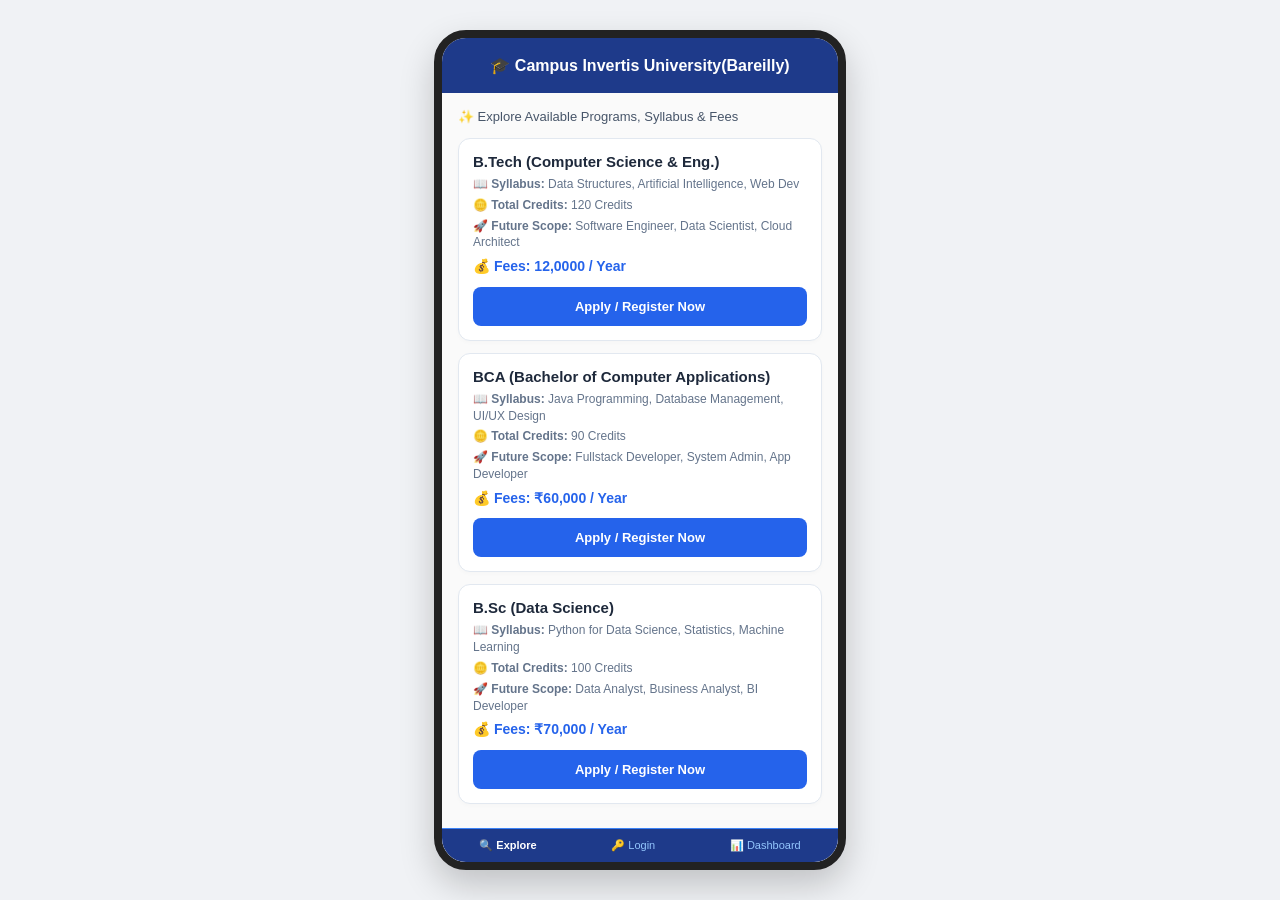
<file: index.html>
<!DOCTYPE html>
<html lang="en">

<head>
    <meta charset="UTF-8">
    <meta name="viewport" content="width=device-width, initial-scale=1.0">
    <title>University Course Explorer</title>
    <link rel="stylesheet" href="css/style.css">
</head>

<body>

    <div class="mobile-container">
        <!-- Header -->
        <div class="app-header">🎓 Campus Invertis University(Bareilly)</div>

        <!-- Content Area -->
        <div class="app-content">
            <p style="font-size: 13px; color: #475569; margin-bottom: 14px; font-weight: 500;">
                ✨ Explore Available Programs, Syllabus & Fees
            </p>

            <!-- Course 1 -->
            <div class="course-card">
                <h3>B.Tech (Computer Science & Eng.)</h3>
                <p><strong>📖 Syllabus:</strong> Data Structures, Artificial Intelligence, Web Dev</p>
                <p><strong>🪙 Total Credits:</strong> 120 Credits</p>
                <p><strong>🚀 Future Scope:</strong> Software Engineer, Data Scientist, Cloud Architect</p>
                <p style="color: #2563eb; font-weight: 700; font-size: 14px; margin-top: 6px;">
                    💰 Fees: 12,0000 / Year
                </p>
                <a href="login.html" class="btn-primary" style="margin-top: 10px;">Apply / Register Now</a>
            </div>

            <!-- Course 2 -->
            <div class="course-card">
                <h3>BCA (Bachelor of Computer Applications)</h3>
                <p><strong>📖 Syllabus:</strong> Java Programming, Database Management, UI/UX Design</p>
                <p><strong>🪙 Total Credits:</strong> 90 Credits</p>
                <p><strong>🚀 Future Scope:</strong> Fullstack Developer, System Admin, App Developer</p>
                <p style="color: #2563eb; font-weight: 700; font-size: 14px; margin-top: 6px;">
                    💰 Fees: ₹60,000 / Year
                </p>
                <a href="login.html" class="btn-primary" style="margin-top: 10px;">Apply / Register Now</a>
            </div>

            <!-- Course 3 -->
            <div class="course-card">
                <h3>B.Sc (Data Science)</h3>
                <p><strong>📖 Syllabus:</strong> Python for Data Science, Statistics, Machine Learning</p>
                <p><strong>🪙 Total Credits:</strong> 100 Credits</p>
                <p><strong>🚀 Future Scope:</strong> Data Analyst, Business Analyst, BI Developer</p>
                <p style="color: #2563eb; font-weight: 700; font-size: 14px; margin-top: 6px;">
                    💰 Fees: ₹70,000 / Year
                </p>
                <a href="login.html" class="btn-primary" style="margin-top: 10px;">Apply / Register Now</a>
            </div>
        </div>

        <!-- Bottom Mobile Tab Bar -->
        <div class="bottom-nav">
            <a href="index.html" class="nav-link active">🔍 Explore</a>
            <a href="login.html" class="nav-link">🔑 Login</a>
            <a href="login.html" class="nav-link">📊 Dashboard</a>
        </div>
    </div>



</body>

</html>
</file>
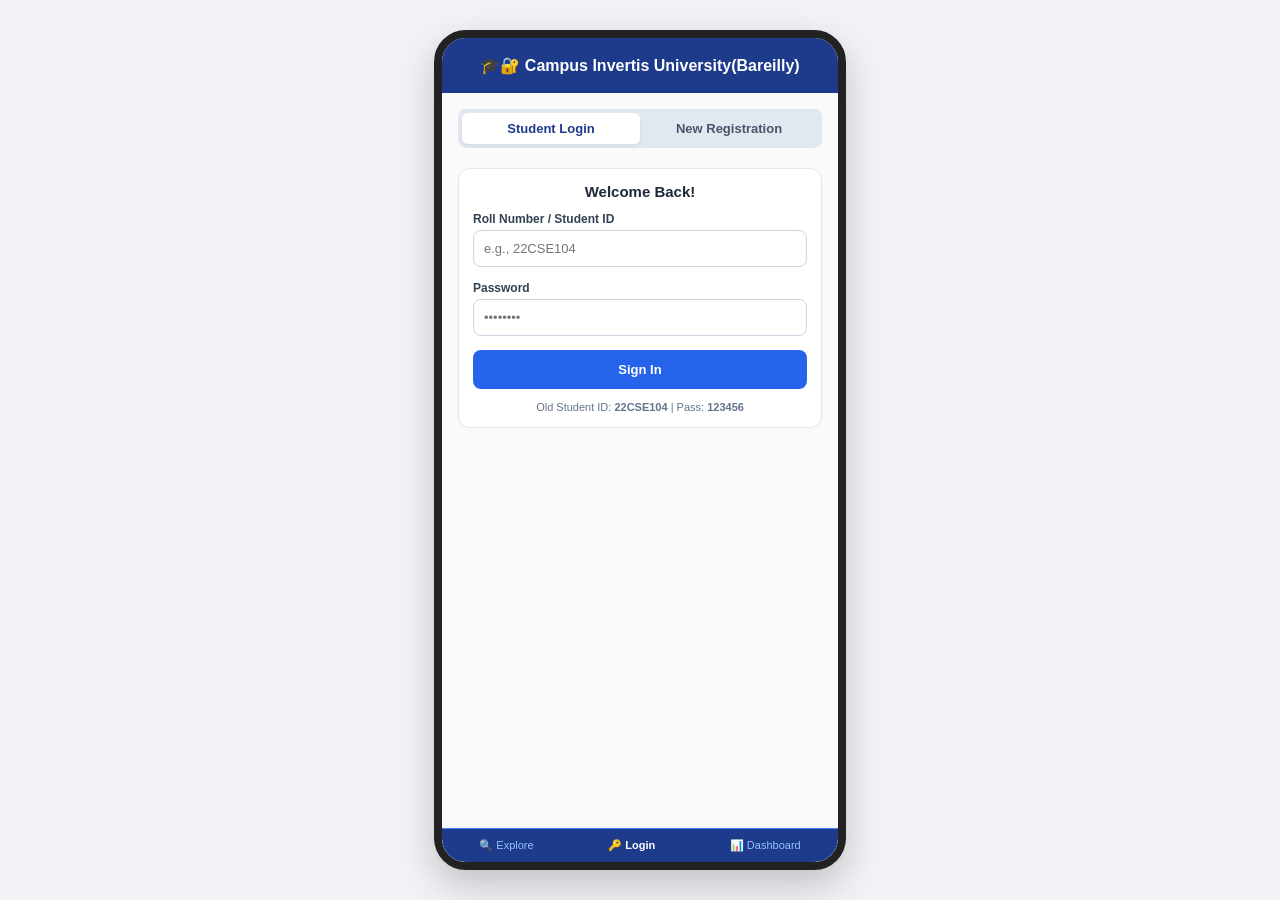
<file: dashboard.html>
<!DOCTYPE html>
<html lang="en">

<head>
    <meta charset="UTF-8">
    <meta name="viewport" content="width=device-width, initial-scale=1.0">
    <title>Student Dashboard</title>
    <link rel="stylesheet" href="css/style.css">
    <style>
        .profile-summary {
            background: linear-gradient(135deg, #1e3a8a, #3b82f6);
            color: white;
            padding: 16px;
            border-radius: 14px;
            margin-bottom: 16px;
        }

        .profile-summary h2 {
            font-size: 18px;
            margin-bottom: 4px;
        }

        .profile-summary p {
            font-size: 12px;
            opacity: 0.9;
        }

        .stats-grid {
            display: flex;
            gap: 12px;
            margin-bottom: 16px;
        }

        .stat-box {
            flex: 1;
            background: #ffffff;
            border: 1px solid #e2e8f0;
            border-radius: 12px;
            padding: 14px;
            text-align: center;
            box-shadow: 0 2px 4px rgba(0, 0, 0, 0.02);
        }

        .stat-box h3 {
            font-size: 20px;
            color: #1e3a8a;
            margin-bottom: 2px;
        }

        .stat-box p {
            font-size: 11px;
            color: #64748b;
            font-weight: 500;
        }

        .progress-container {
            background: #ffffff;
            border: 1px solid #e2e8f0;
            border-radius: 12px;
            padding: 14px;
            margin-bottom: 16px;
        }

        .progress-bar {
            background: #e2e8f0;
            border-radius: 10px;
            height: 10px;
            width: 100%;
            margin: 8px 0;
            overflow: hidden;
        }

        .progress-fill {
            background: #10b981;
            height: 100%;
            width: 65%;
            /* Placeholder width */
        }
    </style>
</head>

<body>

    <div class="mobile-container">
        <!-- Header -->
        <div class="app-header">📊 Student Dashboard</div>

        <!-- Content Area -->
        <div class="app-content">

            <!-- Live Student Profile Banner -->
            <div class="profile-summary">
                <h2 id="studentName">Loading Name...</h2>
                <p id="studentMeta">Roll No: -- | Program: --</p>
                <p id="studentSem"
                    style="margin-top: 6px; font-weight: bold; font-size: 11px; background: rgba(255,255,255,0.2); display: inline-block; padding: 2px 8px; border-radius: 4px;">
                    --</p>
            </div>

            <!-- Academic Metrics Grid -->
            <div class="stats-grid">
                <div class="stat-box">
                    <h3 id="studentCgpa">--</h3>
                    <p>Current CGPA</p>
                </div>
                <div class="stat-box">
                    <h3 id="studentCredits">--</h3>
                    <p>Earned Credits</p>
                </div>
            </div>

            <!-- Degree Progress Tracker -->
            <div class="progress-container">
                <h3 style="font-size: 13px; color: #334155;">Degree Completion Progress</h3>
                <div class="progress-bar">
                    <div class="progress-fill" id="progressFill"></div>
                </div>
                <p style="font-size: 11px; color: #64748b; text-align: right;" id="progressText">-- Completed</p>
            </div>

            <!-- Next Action Button (Registration Portal Open Alert) -->
            <div class="ui-card" style="border-left: 4px solid #10b981;">
                <h3 style="font-size: 14px; color: #065f46; display: flex; align-items: center; gap: 5px;">
                    🟢 Registration Open
                </h3>
                <p style="margin: 6px 0 10px;">Select your Core & Elective subjects for the upcoming term/semester
                    immediately.</p>
                <a href="select-courses.html" class="btn-primary">⚡ Choose Next Sem Subjects</a>
            </div>

        </div>

        <!-- Bottom Mobile Tab Bar -->
        <div class="bottom-nav">
            <a href="index.html" class="nav-link">🔍 Explore</a>
            <a href="dashboard.html" class="nav-link active">📊 Dashboard</a>
            <a href="profile.html" class="nav-link">🧑 Profile</a>
        </div>
    </div>

    <!-- Load dashboard dynamic script directly -->
    <script>
        document.addEventListener("DOMContentLoaded", function () {
            // Fetch active student profile data from browser memory
            const storedData = localStorage.getItem('studentProfile');

            if (!storedData) {
                alert("Session missing! Please log in first.");
                window.location.href = "login.html";
                return;
            }

            const student = JSON.parse(storedData);

            // Map data to HTML View Elements dynamically
            document.getElementById('studentName').innerText = `👋 ${student.name}`;
            document.getElementById('studentMeta').innerText = `ID: ${student.rollNo} | ${student.course}`;
            document.getElementById('studentSem').innerText = student.semester;
            document.getElementById('studentCgpa').innerText = student.cgpa;
            document.getElementById('studentCredits').innerText = student.creditsEarned;

            // Custom UI updates for new vs existing old student presentation
            const progressFill = document.getElementById('progressFill');
            const progressText = document.getElementById('progressText');

            if (student.creditsEarned === "0" || student.cgpa === "N/A") {
                // New Student UI Mapping
                progressFill.style.width = "5%";
                progressText.innerText = "0% Completed (New admission)";
            } else {
                // Existing Student UI Mapping
                progressFill.style.width = "65%";
                progressText.innerText = "65% Completed";
            }
        });
    </script>


</body>

</html>
</file>
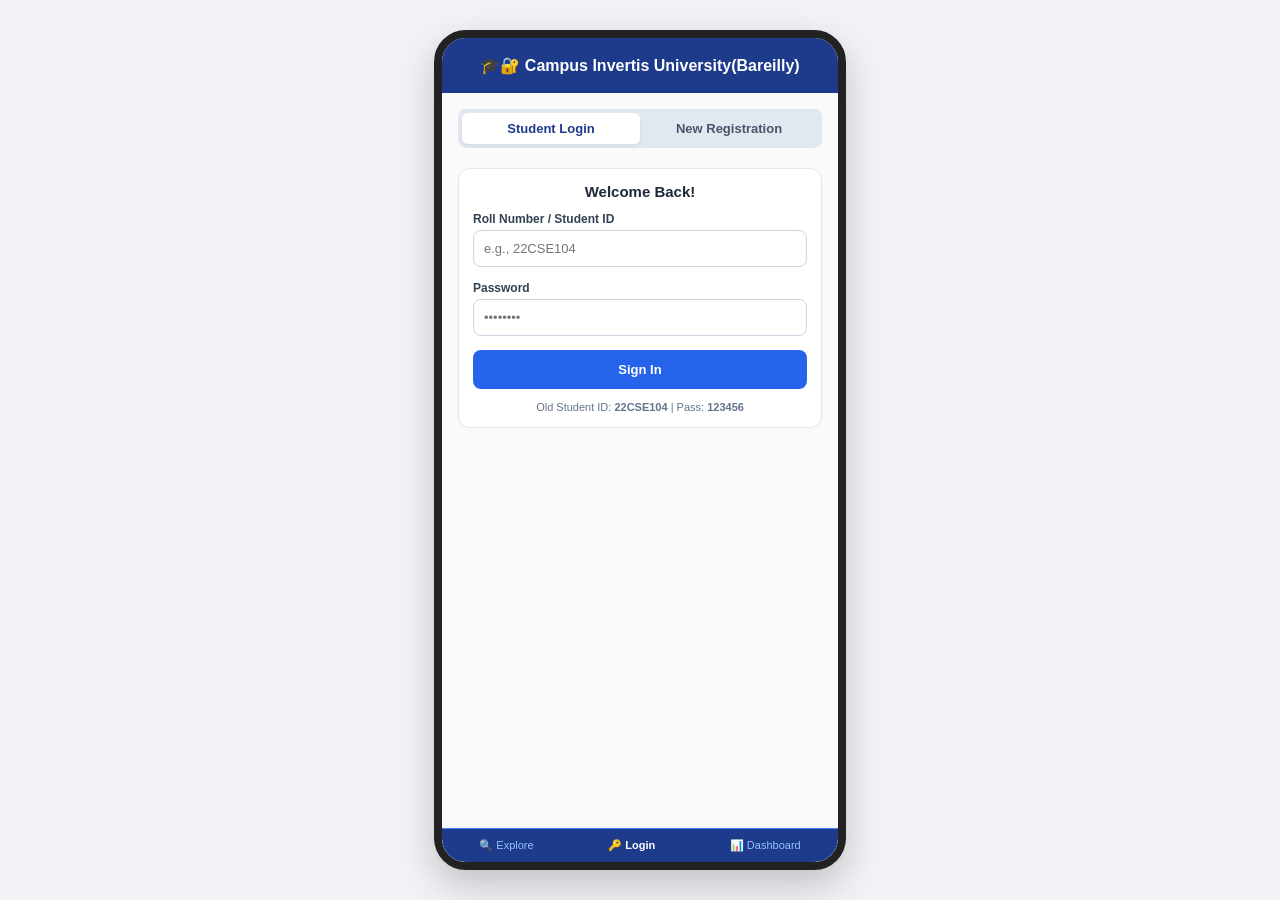
<file: login.html>
<!DOCTYPE html>
<html lang="en">

<head>
    <meta charset="UTF-8">
    <meta name="viewport" content="width=device-width, initial-scale=1.0">
    <title>Campus Portal - Login & Register</title>
    <link rel="stylesheet" href="css/style.css">
    <style>
        .form-toggle {
            display: flex;
            background: #e2e8f0;
            border-radius: 8px;
            padding: 4px;
            margin-bottom: 20px;
        }

        .toggle-btn {
            flex: 1;
            background: none;
            border: none;
            padding: 8px;
            font-size: 13px;
            font-weight: 600;
            color: #475569;
            cursor: pointer;
            border-radius: 6px;
        }

        .toggle-btn.active {
            background: #ffffff;
            color: #1e3a8a;
            box-shadow: 0 2px 4px rgba(0, 0, 0, 0.05);
        }

        .form-group {
            margin-bottom: 14px;
        }

        .form-group label {
            display: block;
            font-size: 12px;
            font-weight: 600;
            color: #334155;
            margin-bottom: 4px;
        }

        .form-group input,
        .form-group select {
            width: 100%;
            padding: 10px;
            border: 1px solid #cbd5e1;
            border-radius: 8px;
            font-size: 13px;
            outline: none;
        }

        .auth-form {
            display: none;
        }

        .auth-form.active {
            display: block;
        }

        /* Thank You Modal Styling */
        .success-box {
            display: none;
            text-align: center;
            padding: 20px 10px;
        }

        .success-icon {
            font-size: 45px;
            color: #10b981;
            margin-bottom: 10px;
        }
    </style>
</head>

<body>

    <div class="mobile-container">
        <div class="app-header">🎓🔐 Campus Invertis University(Bareilly)</div>

        <div class="app-content">

            <!-- Toggle Tabs -->
            <div id="toggleContainer" class="form-toggle">
                <button class="toggle-btn active" onclick="switchForm('login-box', this)">Student Login</button>
                <button class="toggle-btn" onclick="switchForm('signup-box', this)">New Registration</button>
            </div>

            <!-- 1. OLD STUDENT LOGIN FORM -->
            <div id="login-box" class="auth-form active">
                <div class="ui-card">
                    <h3 style="margin-bottom: 12px; text-align: center;">Welcome Back!</h3>
                    <form id="loginForm" onsubmit="handleLogin(event)">
                        <div class="form-group">
                            <label>Roll Number / Student ID</label>
                            <input type="text" id="loginId" placeholder="e.g., 22CSE104" required>
                        </div>
                        <div class="form-group">
                            <label>Password</label>
                            <input type="password" id="loginPass" placeholder="••••••••" required>
                        </div>
                        <button type="submit" class="btn-primary" style="margin-top: 10px;">Sign In</button>
                    </form>
                    <p style="font-size: 11px; text-align: center; color: #64748b; margin-top: 12px;">
                        Old Student ID: <b>22CSE104</b> | Pass: <b>123456</b>
                    </p>
                </div>
            </div>

            <!-- 2. NEW STUDENT REGISTRATION FORM -->
            <div id="signup-box" class="auth-form">
                <div class="ui-card">
                    <h3 style="margin-bottom: 12px; text-align: center;">Apply for Admission</h3>
                    <form id="signupForm" onsubmit="handleSignup(event)">
                        <div class="form-group">
                            <label>Full Name</label>
                            <input type="text" id="newName" placeholder="Enter full name" required>
                        </div>
                        <div class="form-group">
                            <label>Email Address</label>
                            <input type="email" id="newEmail" placeholder="name@example.com" required>
                        </div>
                        <div class="form-group">
                            <label>Select Desired Course</label>
                            <select id="newCourse" required>
                                <option value="">-- Select Program --</option>
                                <option value="B.Tech (CSE)">B.Tech (Computer Science)</option>
                                <option value="BCA">BCA (Applications)</option>
                                <option value="B.Sc (Data Science)">B.Sc (Data Science)</option>
                            </select>
                        </div>
                        <div class="form-group">
                            <label>Create Password</label>
                            <input type="password" id="newPass" placeholder="Minimum 6 characters" required>
                        </div>
                        <button type="submit" class="btn-primary" style="margin-top: 10px;">Submit Application</button>
                    </form>
                </div>
            </div>

            <!-- 3. THANK YOU / SUCCESS SCREEN -->
            <div id="success-screen" class="success-box">
                <div class="ui-card">
                    <div class="success-icon">🎉</div>
                    <h3 style="color: #10b981; margin-bottom: 6px;">Thank You!</h3>
                    <p style="font-size: 13px; color: #475569; margin-bottom: 15px;">Your registration application has
                        been successfully submitted.</p>

                    <div
                        style="background: #f8fafc; border: 1px solid #e2e8f0; padding: 10px; border-radius: 8px; margin-bottom: 20px; text-align: left;">
                        <p style="font-size: 12px; margin-bottom: 4px;"><strong>Generated Roll No:</strong> <span
                                id="regRollNo" style="color:#2563eb; font-weight:bold;">--</span></p>
                        <p style="font-size: 12px; margin-bottom: 4px;"><strong>Your Password:</strong> <span
                                id="regPassword" style="color:#2563eb; font-weight:bold;">--</span></p>
                        <p style="font-size: 11px; color:#64748b; margin-top: 5px;">(कृपया लॉगिन के लिए इन दोनों विवरणों
                            को नोट कर लें)</p>
                    </div>

                    <button class="btn-primary" onclick="goToDashboard()">Go to Profile Dashboard →</button>
                </div>
            </div>

        </div>

        <!-- Bottom Mobile Tab Bar -->
        <div class="bottom-nav">
            <a href="index.html" class="nav-link">🔍 Explore</a>
            <a href="login.html" class="nav-link active">🔑 Login</a>
            <a href="#" class="nav-link" onclick="alert('Please login or register first!')">📊 Dashboard</a>
        </div>
    </div>

    <!-- Linking separate JavaScript file safely -->
    <script src="js/auth.js"></script>



</body>

</html>
</file>
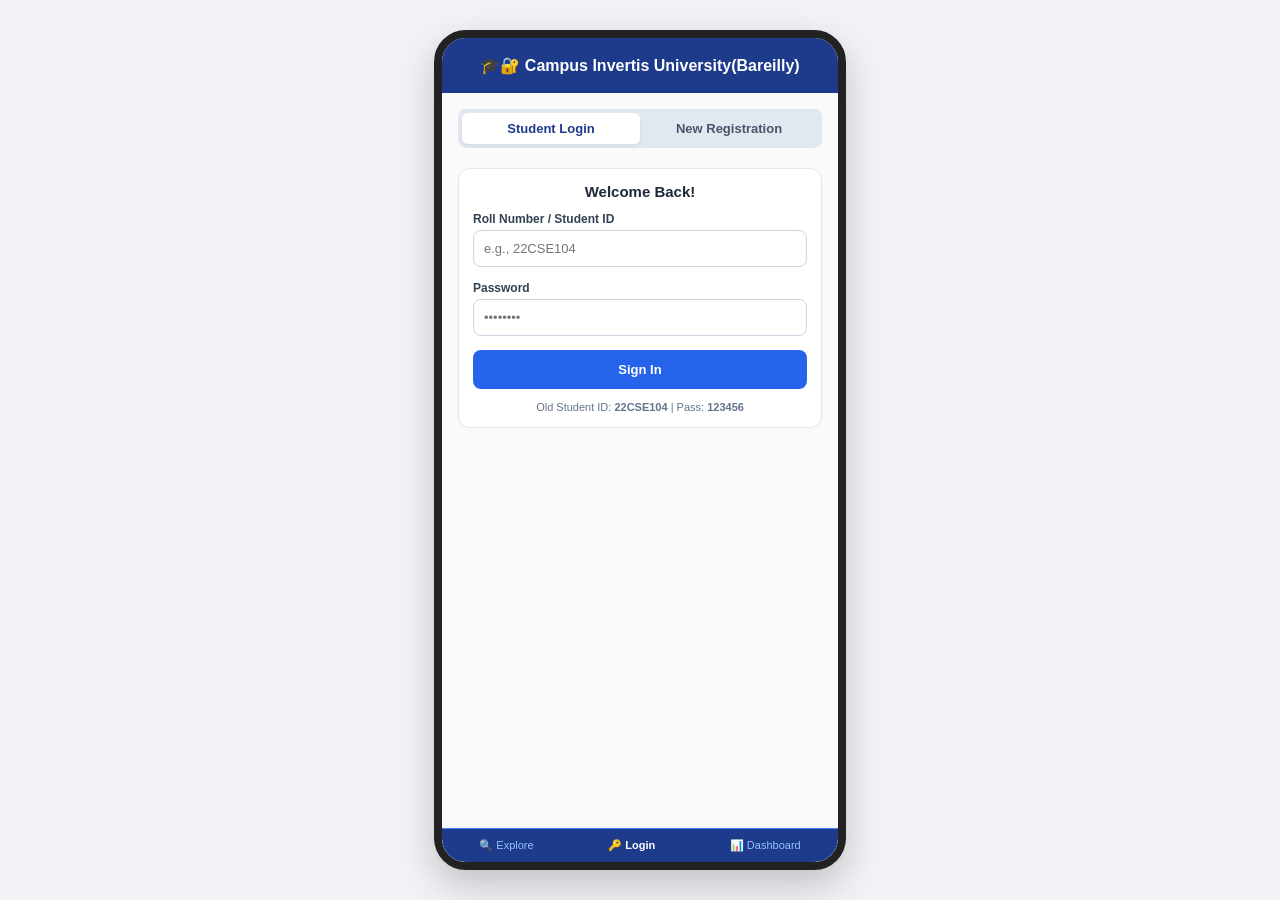
<file: profile.html>
<!DOCTYPE html>
<html lang="en">

<head>
    <meta charset="UTF-8">
    <meta name="viewport" content="width=device-width, initial-scale=1.0">
    <title>Student Profile & Fees Statement</title>
    <link rel="stylesheet" href="css/style.css">
    <style>
        .avatar-container {
            text-align: center;
            padding: 20px 0 10px;
        }

        .avatar {
            width: 70px;
            height: 70px;
            background: #e2e8f0;
            border-radius: 50%;
            margin: 0 auto 8px;
            display: flex;
            justify-content: center;
            align-items: center;
            font-size: 32px;
            border: 3px solid #3b82f6;
        }

        .avatar-container h3 {
            font-size: 16px;
            color: #1e293b;
        }

        .avatar-container p {
            font-size: 12px;
            color: #64748b;
        }

        .info-row {
            display: flex;
            justify-content: space-between;
            padding: 8px 0;
            border-bottom: 1px dashed #e2e8f0;
            font-size: 12px;
        }

        .info-row span:first-child {
            font-weight: 600;
            color: #475569;
        }

        .info-row span:last-child {
            color: #1e293b;
        }

        .fee-card {
            display: flex;
            justify-content: space-between;
            align-items: center;
            background: #ffffff;
            border: 1px solid #e2e8f0;
            border-radius: 10px;
            padding: 12px;
            margin-bottom: 8px;
        }

        .badge {
            font-size: 10px;
            font-weight: 700;
            padding: 4px 8px;
            border-radius: 6px;
            text-transform: uppercase;
        }

        .badge.paid {
            background: #d1fae5;
            color: #065f46;
        }

        .badge.pending {
            background: #fee2e2;
            color: #991b1b;
        }

        .subject-tag {
            display: inline-block;
            background: #f1f5f9;
            color: #334155;
            font-size: 11px;
            padding: 4px 8px;
            border-radius: 6px;
            margin: 3px;
            border: 1px solid #e2e8f0;
        }
    </style>
</head>

<body>

    <div class="mobile-container">
        <!-- Header -->
        <div class="app-header">🧑 Student Profile Ledger</div>

        <!-- Content Area -->
        <div class="app-content">


            <div class="avatar-container">
                <div class="avatar">🧑‍🎓</div>
                <h3 id="profName">Student Name</h3>
                <p id="profRoll">ID: --</p>
            </div>

            <!-- Academic & Personal Details Card -->
            <div class="ui-card">
                <h3 style="font-size: 13px; color: #1e3a8a; margin-bottom: 10px; text-transform: uppercase;">📋 Personal
                    Dossier</h3>
                <div class="info-row"><span>Program</span><span id="profCourse">--</span></div>
                <div class="info-row"><span>Current Term</span><span id="profSem">--</span></div>
                <div class="info-row"><span>Email Endpoint</span><span id="profEmail">--</span></div>
            </div>

            <!-- LIVE REGISTERED SUBJECTS SECTION -->
            <div class="ui-card">
                <h3 style="font-size: 13px; color: #1e3a8a; margin-bottom: 8px; text-transform: uppercase;">
                    📚 Approved Term Courses
                </h3>
                <div id="subjectsWrapper">
                    <!-- Javascript will inject locked courses here dynamically -->
                </div>
                <p style="font-size: 11px; color: #64748b; margin-top: 6px; font-weight: 600;" id="profCreditsSummary">
                    Total Registered Load: -- Credits
                </p>
            </div>

            <!-- FINANCIAL STATEMENT LEDGER -->
            <h3
                style="font-size: 13px; color: #475569; margin: 15px 0 8px; text-transform: uppercase; letter-spacing: 0.5px;">
                💳 Financial Ledger Statements
            </h3>

            <!-- Exam Fee Card -->
            <div class="fee-card">
                <div>
                    <h4 style="font-size: 13px; color: #1e293b;">Semester Examination Fees</h4>
                    <p style="font-size: 11px; color: #64748b;">Invoice Ref: #EX-2026</p>
                    <p style="font-size: 12px; font-weight: 700; color: #1e293b; margin-top: 2px;">₹2,500</p>
                </div>
                <span class="badge paid" id="feeExamBadge">Paid</span>
            </div>

            <!-- Tuition Fee Card -->
            <div class="fee-card">
                <div>
                    <h4 style="font-size: 13px; color: #1e293b;">Annual Program Tuition Fees</h4>
                    <p style="font-size: 11px; color: #64748b;">Invoice Ref: #TU-2026</p>
                    <p style="font-size: 12px; font-weight: 700; color: #1e293b; margin-top: 2px;">₹45,000</p>
                </div>
                <span class="badge pending" id="feeTuitionBadge">Pending</span>
            </div>

            <!-- Logout Action Button Wrapper -->
            <button class="btn-primary" style="background: #dc2626; margin-top: 15px;" onclick="handleLogout()">
                🚪 Secure Session Logout
            </button>

        </div>

        <!-- Bottom Mobile Tab Bar -->
        <div class="bottom-nav">
            <a href="index.html" class="nav-link">🔍 Explore</a>
            <a href="dashboard.html" class="nav-link">📊 Dashboard</a>
            <a href="profile.html" class="nav-link active">🧑 Profile</a>
        </div>
    </div>

    <script>
        document.addEventListener("DOMContentLoaded", function () {
            // Pull session auth metadata properties
            const storedUser = localStorage.getItem('studentProfile');
            if (!storedUser) {
                window.location.href = "login.html";
                return;
            }

            const student = JSON.parse(storedUser);

            // Populate personal identifiers metrics
            document.getElementById('profName').innerText = student.name;
            document.getElementById('profRoll').innerText = `Roll No: ${student.rollNo}`;
            document.getElementById('profCourse').innerText = student.course;
            document.getElementById('profSem').innerText = student.semester;
            document.getElementById('profEmail').innerText = student.email;

            // Map financial dynamic badges metrics based on user matrix
            document.getElementById('feeExamBadge').innerText = student.examFeeStatus;
            document.getElementById('feeExamBadge').className = `badge ${student.examFeeStatus.toLowerCase()}`;
            document.getElementById('feeTuitionBadge').innerText = student.tuitionFeeStatus;
            document.getElementById('feeTuitionBadge').className = `badge ${student.tuitionFeeStatus.toLowerCase()}`;

            // Inject Dynamic Selected courses locked inside step 4
            const savedSubjects = localStorage.getItem('selectedSubjects');
            const savedCredits = localStorage.getItem('totalRegisteredCredits');
            const wrapper = document.getElementById('subjectsWrapper');

            if (savedSubjects && savedCredits) {
                const list = JSON.parse(savedSubjects);
                wrapper.innerHTML = ""; // Clear loader placeholder
                list.forEach(sub => {
                    wrapper.innerHTML += `<span class="subject-tag">📖 ${sub}</span>`;
                });
                document.getElementById('profCreditsSummary').innerText = `Total Registered Load: ${savedCredits} Credits (Locked)`;
            } else {
                wrapper.innerHTML = `<p style="font-size:12px; color:#94a3b8; font-style:italic;">No custom subjects registered for next sem yet.</p>`;
            }
        });

        // Handle logout operation context destroy
        function handleLogout() {
            if (confirm("Are you sure you want to log out from this session?")) {
                // Keep the profile blueprint data intact but redirect to clear virtual routing state
                alert("Session terminated safely.");
                window.location.href = "index.html";
            }
        }
    </script>

</body>

</html>
</file>
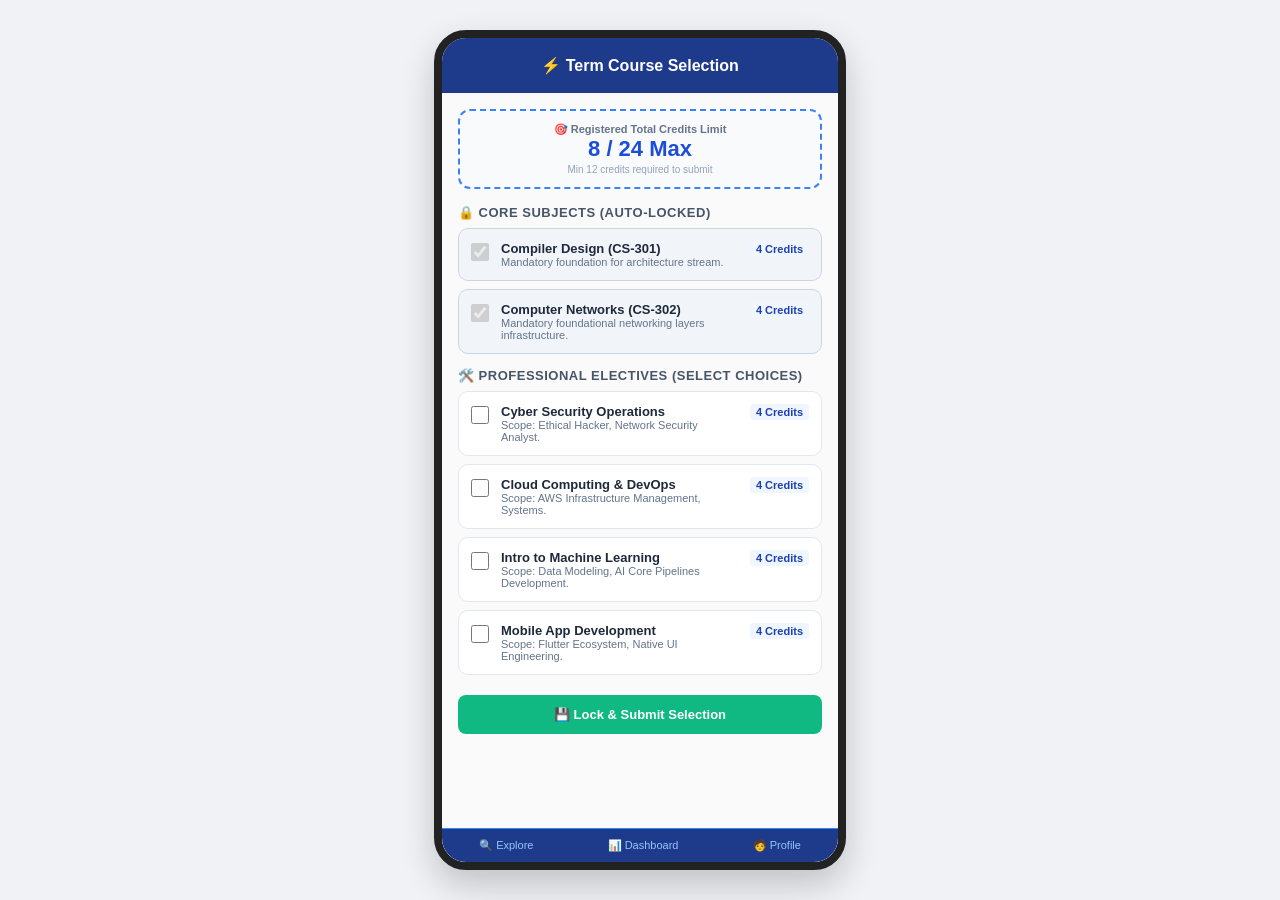
<file: select-courses.html>
<!DOCTYPE html>
<html lang="en">

<head>
    <meta charset="UTF-8">
    <meta name="viewport" content="width=device-width, initial-scale=1.0">
    <title>Course Selection Portal</title>
    <link rel="stylesheet" href="css/style.css">
    <style>
        .credit-tracker {
            background: #f8fafc;
            border: 2px dashed #3b82f6;
            border-radius: 12px;
            padding: 12px;
            text-align: center;
            margin-bottom: 16px;
        }

        .credit-counter {
            font-size: 22px;
            font-weight: 800;
            color: #1d4ed8;
        }

        .section-title {
            font-size: 13px;
            font-weight: 700;
            color: #475569;
            margin: 14px 0 8px;
            text-transform: uppercase;
            letter-spacing: 0.5px;
        }

        .subject-row {
            display: flex;
            align-items: flex-start;
            gap: 12px;
            background: #ffffff;
            border: 1px solid #e2e8f0;
            border-radius: 10px;
            padding: 12px;
            margin-bottom: 8px;
        }

        .subject-row.locked {
            background: #f1f5f9;
            border-color: #cbd5e1;
        }

        .subject-row input[type="checkbox"] {
            width: 18px;
            height: 18px;
            margin-top: 2px;
            cursor: pointer;
        }

        .subject-details {
            flex: 1;
        }

        .subject-details h4 {
            font-size: 13px;
            color: #1e293b;
        }

        .subject-details p {
            font-size: 11px;
            color: #64748b;
        }

        .credit-badge {
            background: #eff6ff;
            color: #1e40af;
            font-size: 11px;
            font-weight: 700;
            padding: 2px 6px;
            border-radius: 4px;
            white-space: nowrap;
        }
    </style>
</head>

<body>

    <div class="mobile-container">
        <!-- Header -->
        <div class="app-header">⚡ Term Course Selection</div>

        <!-- Content Area -->
        <div class="app-content">

            <!-- Live Dynamic Credit Tracker -->
            <div class="credit-tracker">
                <p style="font-size: 11px; font-weight: 600; color: #64748b;">🎯 Registered Total Credits Limit</p>
                <div class="credit-counter"><span id="liveCredits">8</span> / 24 Max</div>
                <p style="font-size: 10px; color: #94a3b8; margin-top: 2px;">Min 12 credits required to submit</p>
            </div>

            <form id="courseForm" onsubmit="submitSelectedCourses(event)">

                <!-- SECTION A: COMPULSORY CORE SUBJECTS -->
                <div class="section-title">🔒 Core Subjects (Auto-Locked)</div>

                <div class="subject-row locked">
                    <input type="checkbox" checked disabled data-credits="4">
                    <div class="subject-details">
                        <h4>Compiler Design (CS-301)</h4>
                        <p>Mandatory foundation for architecture stream.</p>
                    </div>
                    <div class="credit-badge">4 Credits</div>
                </div>

                <div class="subject-row locked">
                    <input type="checkbox" checked disabled data-credits="4">
                    <div class="subject-details">
                        <h4>Computer Networks (CS-302)</h4>
                        <p>Mandatory foundational networking layers infrastructure.</p>
                    </div>
                    <div class="credit-badge">4 Credits</div>
                </div>

                <!-- SECTION B: ELECTIVE SUBJECTS (CHOOSE MIN 1, MAX 4) -->
                <div class="section-title">🛠️ Professional Electives (Select Choices)</div>

                <div class="subject-row">
                    <input type="checkbox" class="elective-cb" id="sub1" data-name="Cyber Security" data-credits="4"
                        onchange="calculateCredits()">
                    <div class="subject-details">
                        <label for="sub1">
                            <h4>Cyber Security Operations</h4>
                            <p>Scope: Ethical Hacker, Network Security Analyst.</p>
                        </label>
                    </div>
                    <div class="credit-badge">4 Credits</div>
                </div>

                <div class="subject-row">
                    <input type="checkbox" class="elective-cb" id="sub2" data-name="Cloud Computing" data-credits="4"
                        onchange="calculateCredits()">
                    <div class="subject-details">
                        <label for="sub2">
                            <h4>Cloud Computing & DevOps</h4>
                            <p>Scope: AWS Infrastructure Management, Systems.</p>
                        </label>
                    </div>
                    <div class="credit-badge">4 Credits</div>
                </div>

                <div class="subject-row">
                    <input type="checkbox" class="elective-cb" id="sub3" data-name="Machine Learning" data-credits="4"
                        onchange="calculateCredits()">
                    <div class="subject-details">
                        <label for="sub3">
                            <h4>Intro to Machine Learning</h4>
                            <p>Scope: Data Modeling, AI Core Pipelines Development.</p>
                        </label>
                    </div>
                    <div class="credit-badge">4 Credits</div>
                </div>

                <div class="subject-row">
                    <input type="checkbox" class="elective-cb" id="sub4" data-name="Mobile App Dev" data-credits="4"
                        onchange="calculateCredits()">
                    <div class="subject-details">
                        <label for="sub4">
                            <h4>Mobile App Development</h4>
                            <p>Scope: Flutter Ecosystem, Native UI Engineering.</p>
                        </label>
                    </div>
                    <div class="credit-badge">4 Credits</div>
                </div>

                <!-- Action Button -->
                <button type="submit" class="btn-primary" style="margin-top: 20px; background: #10b981;">
                    💾 Lock & Submit Selection
                </button>
            </form>

        </div>

        <!-- Bottom Mobile Tab Bar -->
        <div class="bottom-nav">
            <a href="index.html" class="nav-link">🔍 Explore</a>
            <a href="dashboard.html" class="nav-link">📊 Dashboard</a>
            <a href="profile.html" class="nav-link">🧑 Profile</a>
        </div>
    </div>

    <!-- Load Main Application Logic JS Script File -->
    <script src="js/app.js"></script>

    <script>
        document.addEventListener("DOMContentLoaded", function () {
            // 1. ब्राउज़र की तिजोरी से पहले से सेव किए गए सब्जेक्ट्स निकालें
            const savedSubjects = localStorage.getItem('selectedSubjects');

            if (savedSubjects) {
                const list = JSON.parse(savedSubjects);

                // 2. सभी इलेक्टिव चेकबॉक्स को ढूंढें
                const checkboxes = document.querySelectorAll('.elective-cb');

                checkboxes.forEach(cb => {
                    const subName = cb.getAttribute('data-name');

                    // 3. अगर यह सब्जेक्ट पहले से सेव लिस्ट में है, तो इसे टिक और लॉक कर दें
                    if (list.includes(subName)) {
                        cb.checked = true;
                        cb.disabled = true; // लॉक करना ताकि दोबारा सबमिट न हो (Optional)

                        // उस रो (Row) का बैकग्राउंड कलर भी बदल दें ताकि यूजर को पता चले यह लॉक्ड है
                        cb.closest('.subject-row').style.background = '#f1f5f9';
                        cb.closest('.subject-row').style.borderColor = '#cbd5e1';
                    }
                });

                // 4. लाइव क्रेडिट काउंटर को भी अपडेट करें जो तिजोरी में सेव था
                const savedCredits = localStorage.getItem('totalRegisteredCredits');
                if (savedCredits) {
                    document.getElementById('liveCredits').innerText = savedCredits;
                }
            }
        });
    </script>

</body>

</html>
</file>
<file: css/style.css>
/* Universal Styles */
* {
    box-sizing: border-box;
    margin: 0;
    padding: 0;
    font-family: 'Segoe UI', Tahoma, Geneva, Verdana, sans-serif;
}

body {
    background: #f0f2f5;
    display: flex;
    justify-content: center;
    align-items: center;
    min-height: 100vh;
    padding: 10px;
}

/* Strict Mobile Viewport Container */
.mobile-container {
    width: 100%;
    max-width: 412px;
    /* Enforces mobile widths like 360px-412px */
    height: 840px;
    /* Ideal viewport height for testing */
    background: #ffffff;
    border: 8px solid #222;
    border-radius: 32px;
    box-shadow: 0 15px 35px rgba(0, 0, 0, 0.2);
    overflow: hidden;
    position: relative;
    display: flex;
    flex-direction: column;
}

/* Header Component */
.app-header {
    background: #1e3a8a;
    color: #ffffff;
    padding: 18px;
    text-align: center;
    font-weight: 700;
    font-size: 16px;
    box-shadow: 0 2px 8px rgba(0, 0, 0, 0.15);
}

/* Scrollable View Area */
.app-content {
    flex: 1;
    overflow-y: auto;
    padding: 16px;
    background: #fafafa;
    padding-bottom: 80px;
    /* Safe area for bottom navigation */
}

/* UI Card Styling */
.course-card,
.ui-card {
    background: #ffffff;
    border: 1px solid #e2e8f0;
    border-radius: 12px;
    padding: 14px;
    margin-bottom: 12px;
    box-shadow: 0 2px 4px rgba(0, 0, 0, 0.02);
}

.course-card h3,
.ui-card h3 {
    font-size: 15px;
    color: #1e293b;
    margin-bottom: 6px;
}

.course-card p {
    font-size: 12px;
    color: #64748b;
    margin-bottom: 4px;
    line-height: 1.4;
}

/* Buttons */
.btn-primary {
    width: 100%;
    background: #2563eb;
    color: #ffffff;
    border: none;
    padding: 12px;
    border-radius: 8px;
    font-weight: 600;
    font-size: 13px;
    cursor: pointer;
    transition: background 0.2s;
    text-align: center;
    text-decoration: none;
    display: block;
}

.btn-primary:hover {
    background: #1d4ed8;
}

/* Bottom Tab Navigation Bar */
.bottom-nav {
    position: absolute;
    bottom: 0;
    width: 100%;
    background: #1e3a8a;
    display: flex;
    justify-content: space-around;
    padding: 10px 0;
    border-top: 1px solid #3b82f6;
}

.nav-link {
    color: #93c5fd;
    text-decoration: none;
    font-size: 11px;
    font-weight: 500;
    text-align: center;
    display: flex;
    flex-direction: column;
    align-items: center;
}

.nav-link.active {
    color: #ffffff;
    font-weight: 700;
}
</file>
